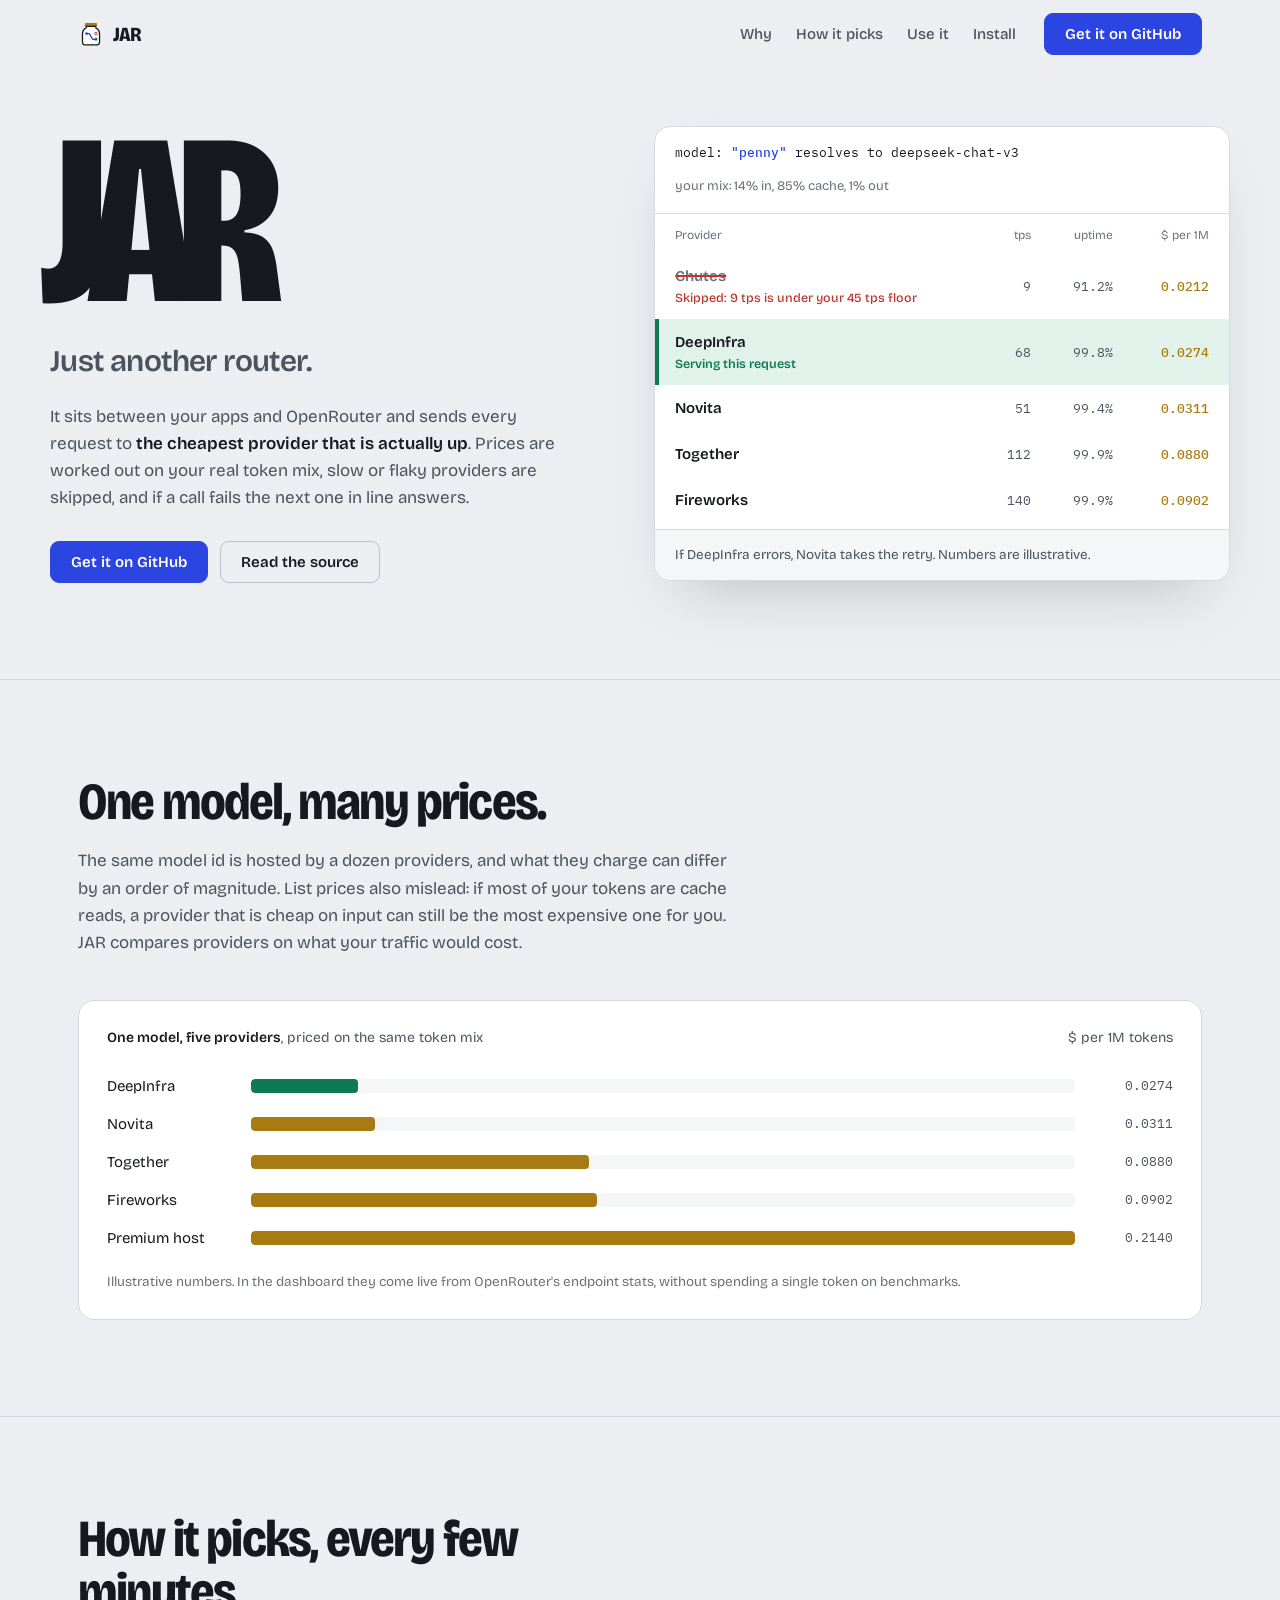
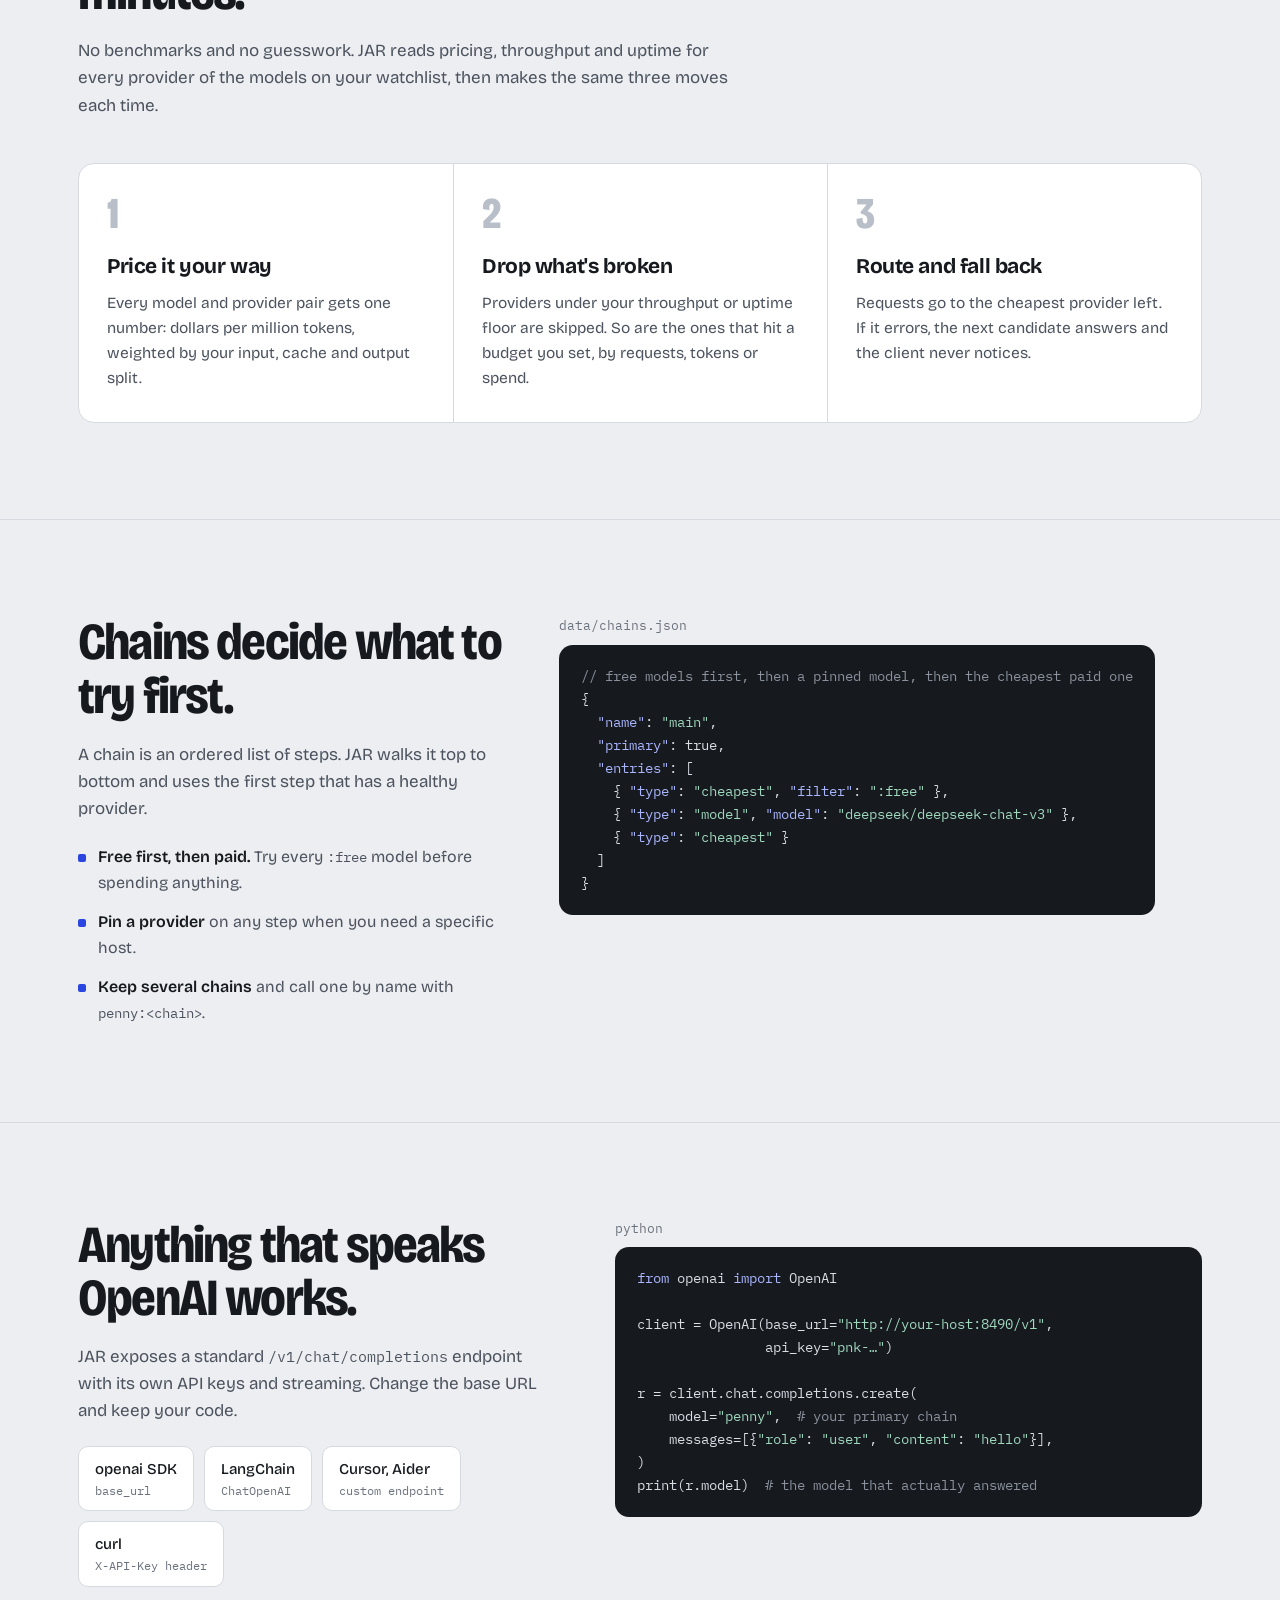
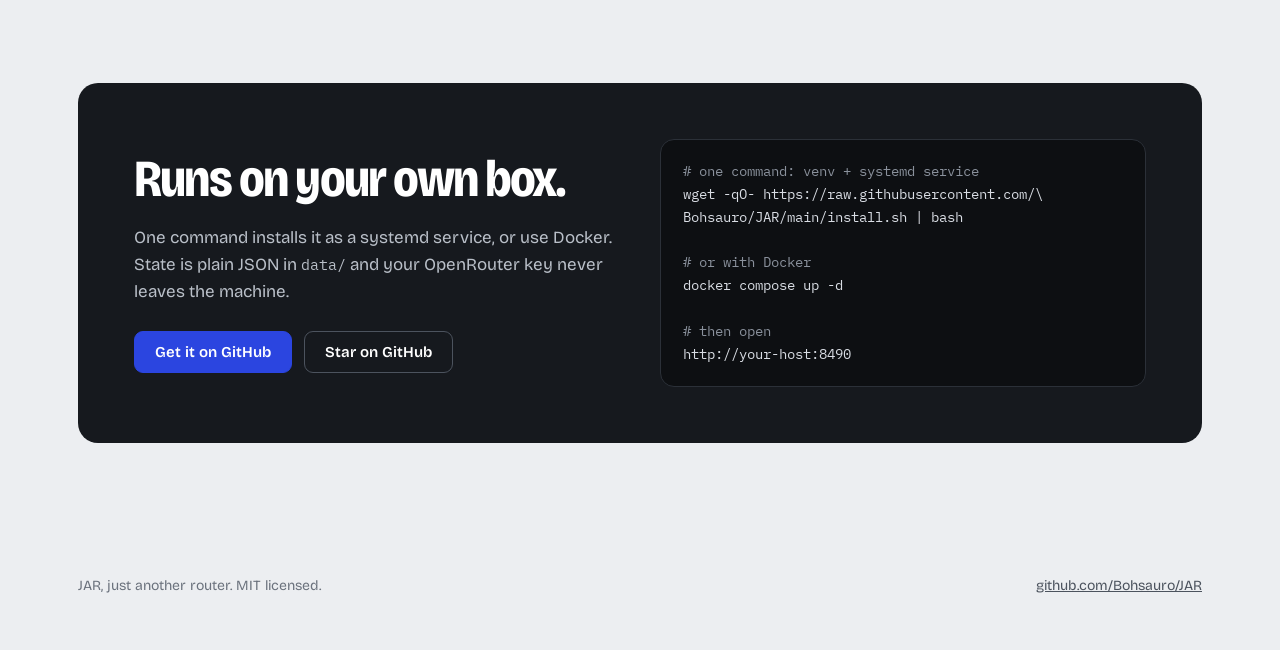
<file: docs/index.html>
<!doctype html>
<html lang="en">
<head>
<meta charset="utf-8">
<meta name="viewport" content="width=device-width, initial-scale=1">
<title>JAR — Just Another Router</title>
<meta name="description" content="JAR is a self-hosted router for OpenRouter. It ranks every provider of your models by what you would actually pay, skips the ones that are slow or down, and serves each request from the cheapest one left.">
<link rel="icon" href="logo.svg" type="image/svg+xml">
<link rel="preconnect" href="https://fonts.googleapis.com">
<link rel="preconnect" href="https://fonts.gstatic.com" crossorigin>
<link href="https://fonts.googleapis.com/css2?family=Bricolage+Grotesque:opsz,wdth,wght@12..96,75..100,400..800&family=IBM+Plex+Mono:wght@400;500&display=swap" rel="stylesheet">
<style>
  :root {
    --paper: #eceef1;
    --surface: #ffffff;
    --sunk: #f5f6f8;
    --ink: #16191e;
    --ink-2: #4c535e;
    --ink-3: #6b727d;
    --line: #d6dae0;
    --line-strong: #b9bfc8;
    --cobalt: #2b45e0;
    --brass: #a87a12;
    --ok: #0e7a55;
    --ok-wash: #e1f2ea;
    --bad: #c0352c;
    --sans: "Bricolage Grotesque", system-ui, -apple-system, "Segoe UI", sans-serif;
    --mono: "IBM Plex Mono", ui-monospace, SFMono-Regular, Menlo, Consolas, monospace;
    --ease: cubic-bezier(0.2, 0.7, 0.2, 1);
  }
  * { box-sizing: border-box; }
  body {
    margin: 0; background: var(--paper); color: var(--ink);
    font: 400 17px/1.6 var(--sans); font-optical-sizing: auto;
    -webkit-font-smoothing: antialiased;
  }
  a { color: var(--cobalt); }
  :focus-visible { outline: 2px solid var(--cobalt); outline-offset: 3px; }
  .wrap { max-width: 1180px; margin: 0 auto; padding: 0 28px; }
  code { font-family: var(--mono); font-size: 0.86em; }

  /* top */
  .top { display: flex; align-items: center; gap: 28px; height: 68px; }
  .mark { display: flex; align-items: center; gap: 9px; color: var(--ink); text-decoration: none; font-weight: 800; font-size: 20px; letter-spacing: -0.04em; font-stretch: 85%; }
  .mark img { width: 26px; height: 26px; }
  .top nav { display: flex; gap: 24px; margin-left: auto; }
  .top nav a { color: var(--ink-2); text-decoration: none; font-size: 15px; font-weight: 500; }
  .top nav a:hover { color: var(--ink); }
  .btn {
    display: inline-flex; align-items: center; gap: 8px; text-decoration: none;
    font: 600 15px var(--sans); padding: 11px 20px; border-radius: 9px;
    background: var(--cobalt); color: #fff; border: 1px solid var(--cobalt);
    transition: background 0.15s var(--ease), transform 0.1s var(--ease);
  }
  .btn:hover { background: #2238bd; }
  .btn:active { transform: translateY(1px); }
  .btn.quiet { background: transparent; color: var(--ink); border-color: var(--line-strong); }
  .btn.quiet:hover { background: var(--surface); }

  /* hero */
  .hero { display: grid; grid-template-columns: 1fr 1.05fr; gap: 56px; align-items: center; padding: 56px 0 96px; }
  .giant {
    font-size: clamp(120px, 19vw, 248px); line-height: 0.8; font-weight: 800;
    font-stretch: 75%; letter-spacing: -0.06em; margin: 0 0 0 -0.04em;
  }
  .giant-sub { font-size: clamp(22px, 2.4vw, 30px); font-weight: 600; letter-spacing: -0.02em; margin: 18px 0; color: var(--ink-2); }
  .lede { max-width: 46ch; color: var(--ink-2); margin: 0 0 30px; }
  .lede strong { color: var(--ink); font-weight: 600; }
  .ctas { display: flex; gap: 12px; flex-wrap: wrap; }

  /* the decision: one request, ranked. The single orchestrated motion on the page. */
  .decision {
    margin: 0; background: var(--surface); border: 1px solid var(--line); border-radius: 16px;
    box-shadow: 0 30px 60px -30px rgba(22, 25, 30, 0.25); overflow: hidden;
  }
  .dec-head { display: flex; justify-content: space-between; gap: 12px; flex-wrap: wrap; padding: 16px 20px; border-bottom: 1px solid var(--line); }
  .dec-head .req { font-family: var(--mono); font-size: 13px; }
  .dec-head .req b { color: var(--cobalt); font-weight: 500; }
  .dec-head .mix { color: var(--ink-3); font-size: 13px; }
  .dec-cols, .dec-row { display: grid; grid-template-columns: 1fr 52px 70px 84px; gap: 12px; align-items: center; padding-left: 20px; padding-right: 20px; }
  .dec-cols { padding-top: 12px; padding-bottom: 4px; font-size: 12px; color: var(--ink-3); }
  .dec-cols span:not(:first-child) { text-align: right; }
  .dec-rows { padding: 4px 0 6px; }
  .dec-row {
    padding-top: 11px; padding-bottom: 11px; font-size: 15px;
    animation: slot 0.5s var(--ease) both; animation-delay: calc(var(--i) * 90ms + 200ms);
  }
  .dec-row .who { font-weight: 600; }
  .dec-row .n { font-family: var(--mono); font-size: 12.5px; color: var(--ink-2); text-align: right; font-variant-numeric: tabular-nums; }
  .dec-row .cost { color: var(--brass); font-weight: 500; }
  .why { display: none; }
  @keyframes slot { from { opacity: 0; transform: translateY(10px); } }

  .dec-row.rejected { color: var(--ink-3); animation: slot 0.5s var(--ease) both, reject 0.4s var(--ease) both; animation-delay: 200ms, 1.25s; }
  .dec-row.rejected .who { text-decoration: line-through; text-decoration-color: var(--bad); text-decoration-thickness: 2px; }
  .dec-row.rejected .why { display: block; font-size: 12.5px; color: var(--bad); font-weight: 500; animation: slot 0.4s var(--ease) both; animation-delay: 1.25s; }
  @keyframes reject { from { color: var(--ink); } }
  .dec-row.chosen {
    background: var(--ok-wash); box-shadow: inset 4px 0 0 var(--ok);
    animation: slot 0.5s var(--ease) both, choose 0.5s var(--ease) both; animation-delay: 290ms, 1.8s;
  }
  .dec-row.chosen .why { display: block; font-size: 12.5px; color: var(--ok); font-weight: 600; animation: slot 0.4s var(--ease) both; animation-delay: 1.8s; }
  @keyframes choose { from { background: transparent; box-shadow: inset 0 0 0 var(--ok); } }
  .dec-foot { padding: 14px 20px; border-top: 1px solid var(--line); background: var(--sunk); font-size: 13.5px; color: var(--ink-2); animation: slot 0.5s var(--ease) both; animation-delay: 2.3s; }

  /* sections */
  section { padding: 96px 0; border-top: 1px solid var(--line); }
  h2 { font-size: clamp(32px, 4.4vw, 52px); line-height: 1.02; letter-spacing: -0.035em; font-weight: 750; font-stretch: 85%; margin: 0 0 18px; max-width: 18ch; }
  .intro { color: var(--ink-2); max-width: 60ch; margin: 0 0 44px; }

  /* spread chart */
  .spread { background: var(--surface); border: 1px solid var(--line); border-radius: 16px; padding: 26px 28px; }
  .spread-title { display: flex; justify-content: space-between; gap: 16px; flex-wrap: wrap; margin-bottom: 18px; font-size: 14px; color: var(--ink-2); }
  .spread-title b { color: var(--ink); font-weight: 600; }
  .bar { display: grid; grid-template-columns: 130px 1fr 84px; gap: 14px; align-items: center; padding: 7px 0; font-size: 15px; }
  .bar .track { height: 14px; background: var(--sunk); border-radius: 4px; overflow: hidden; }
  .bar .fill { display: block; height: 100%; background: var(--brass); border-radius: 4px; width: var(--w); }
  .bar .v { font-family: var(--mono); font-size: 13px; text-align: right; color: var(--ink-2); }
  .bar.low .fill { background: var(--ok); }
  .spread-note { font-size: 13.5px; color: var(--ink-3); margin: 14px 0 0; }

  /* steps: a real sequence, so numbered */
  .steps { display: grid; grid-template-columns: repeat(3, 1fr); border: 1px solid var(--line); border-radius: 16px; background: var(--surface); overflow: hidden; }
  .step { padding: 28px 28px 32px; }
  .step + .step { border-left: 1px solid var(--line); }
  .step .k { font-size: 44px; font-weight: 800; font-stretch: 75%; color: var(--line-strong); line-height: 1; letter-spacing: -0.04em; }
  .step h3 { font-size: 21px; letter-spacing: -0.02em; margin: 14px 0 8px; }
  .step p { color: var(--ink-2); margin: 0; font-size: 15.5px; }

  /* split: text + code */
  .split { display: grid; grid-template-columns: 0.9fr 1.1fr; gap: 56px; align-items: start; }
  .split .intro { margin-bottom: 22px; }
  .facts { list-style: none; padding: 0; margin: 0; display: grid; gap: 14px; }
  .facts li { padding-left: 20px; position: relative; color: var(--ink-2); font-size: 16px; }
  .facts li::before { content: ""; position: absolute; left: 0; top: 0.62em; width: 8px; height: 8px; border-radius: 2px; background: var(--cobalt); }
  .facts strong { color: var(--ink); font-weight: 600; }
  pre {
    margin: 0; padding: 20px 22px; border-radius: 14px; overflow-x: auto;
    background: var(--ink); color: #d9dde4; font: 13.5px/1.7 var(--mono);
  }
  pre .c { color: #8a919c; }
  pre .s { color: #9fd8bd; }
  pre .k { color: #aab6ff; }
  .pre-label { font-family: var(--mono); font-size: 13px; color: var(--ink-3); margin: 0 0 8px; }

  .clients { display: flex; flex-wrap: wrap; gap: 10px; }
  .client { background: var(--surface); border: 1px solid var(--line); border-radius: 10px; padding: 10px 16px; font-size: 15px; font-weight: 500; }
  .client small { display: block; font-family: var(--mono); font-size: 12px; color: var(--ink-3); font-weight: 400; }

  /* install */
  #install { border-top: 0; padding-top: 0; }
  .install { background: var(--ink); color: #fff; border-radius: 20px; padding: 56px; display: grid; grid-template-columns: 1fr 1fr; gap: 40px; align-items: center; }
  .install h2 { color: #fff; }
  .install p { color: #b9bfc8; margin: 0 0 26px; max-width: 44ch; }
  .install pre { background: #0d0f12; border: 1px solid #2b3038; }
  .install .btn.quiet { color: #fff; border-color: #4c535e; }
  .install .btn.quiet:hover { background: #22262d; }

  footer { padding: 36px 0 52px; color: var(--ink-3); font-size: 14px; }
  footer .wrap { display: flex; gap: 22px; flex-wrap: wrap; justify-content: space-between; }
  footer a { color: var(--ink-2); }

  @media (max-width: 920px) {
    .hero, .split, .install { grid-template-columns: 1fr; gap: 36px; }
    .hero { padding-top: 28px; }
    .steps { grid-template-columns: 1fr; }
    .step + .step { border-left: 0; border-top: 1px solid var(--line); }
    .top nav { display: none; }
    .top .btn { margin-left: auto; }
    .install { padding: 32px 24px; }
    section { padding: 64px 0; }
  }
  @media (max-width: 520px) {
    .wrap { padding: 0 16px; }
    .dec-cols, .dec-row { grid-template-columns: 1fr 64px 70px; }
    .tps { display: none; }
    .bar { grid-template-columns: 92px 1fr 62px; }
    .spread { padding: 20px 16px; }
  }
  @media (prefers-reduced-motion: reduce) {
    *, *::before, *::after { animation: none !important; transition: none !important; }
  }
</style>
</head>
<body>

<header class="wrap top">
  <a class="mark" href="#top"><img src="logo.svg" alt="" width="26" height="26">JAR</a>
  <nav aria-label="Page sections">
    <a href="#why">Why</a>
    <a href="#how">How it picks</a>
    <a href="#api">Use it</a>
    <a href="#install">Install</a>
  </nav>
  <a class="btn" href="https://github.com/Bohsauro/JAR">Get it on GitHub</a>
</header>

<main id="top">
  <div class="wrap hero">
    <div>
      <h1 class="giant">JAR</h1>
      <p class="giant-sub">Just another router.</p>
      <p class="lede">It sits between your apps and OpenRouter and sends every request to <strong>the cheapest provider that is actually up</strong>. Prices are worked out on your real token mix, slow or flaky providers are skipped, and if a call fails the next one in line answers.</p>
      <div class="ctas">
        <a class="btn" href="https://github.com/Bohsauro/JAR">Get it on GitHub</a>
        <a class="btn quiet" href="https://github.com/Bohsauro/JAR" target="_blank" rel="noopener">Read the source</a>
      </div>
    </div>

    <figure class="decision" aria-label="Example of how JAR picks a provider for one request">
      <div class="dec-head">
        <span class="req">model: <b>"penny"</b> resolves to deepseek-chat-v3</span>
        <span class="mix">your mix: 14% in, 85% cache, 1% out</span>
      </div>
      <div class="dec-cols"><span>Provider</span><span class="tps">tps</span><span>uptime</span><span>$ per 1M</span></div>
      <div class="dec-rows">
        <div class="dec-row rejected" style="--i:0"><span><span class="who">Chutes</span><span class="why">Skipped: 9 tps is under your 45 tps floor</span></span><span class="n tps">9</span><span class="n">91.2%</span><span class="n cost">0.0212</span></div>
        <div class="dec-row chosen" style="--i:1"><span><span class="who">DeepInfra</span><span class="why">Serving this request</span></span><span class="n tps">68</span><span class="n">99.8%</span><span class="n cost">0.0274</span></div>
        <div class="dec-row" style="--i:2"><span class="who">Novita</span><span class="n tps">51</span><span class="n">99.4%</span><span class="n cost">0.0311</span></div>
        <div class="dec-row" style="--i:3"><span class="who">Together</span><span class="n tps">112</span><span class="n">99.9%</span><span class="n cost">0.0880</span></div>
        <div class="dec-row" style="--i:4"><span class="who">Fireworks</span><span class="n tps">140</span><span class="n">99.9%</span><span class="n cost">0.0902</span></div>
      </div>
      <figcaption class="dec-foot">If DeepInfra errors, Novita takes the retry. Numbers are illustrative.</figcaption>
    </figure>
  </div>

  <section id="why">
    <div class="wrap">
      <h2>One model, many prices.</h2>
      <p class="intro">The same model id is hosted by a dozen providers, and what they charge can differ by an order of magnitude. List prices also mislead: if most of your tokens are cache reads, a provider that is cheap on input can still be the most expensive one for you. JAR compares providers on what your traffic would cost.</p>
      <div class="spread" role="img" aria-label="Bar chart: cost per million tokens for one model across five providers, from 0.027 to 0.214 dollars">
        <div class="spread-title"><span><b>One model, five providers</b>, priced on the same token mix</span><span>$ per 1M tokens</span></div>
        <div class="bar low"><span>DeepInfra</span><span class="track"><span class="fill" style="--w:13%"></span></span><span class="v">0.0274</span></div>
        <div class="bar"><span>Novita</span><span class="track"><span class="fill" style="--w:15%"></span></span><span class="v">0.0311</span></div>
        <div class="bar"><span>Together</span><span class="track"><span class="fill" style="--w:41%"></span></span><span class="v">0.0880</span></div>
        <div class="bar"><span>Fireworks</span><span class="track"><span class="fill" style="--w:42%"></span></span><span class="v">0.0902</span></div>
        <div class="bar"><span>Premium host</span><span class="track"><span class="fill" style="--w:100%"></span></span><span class="v">0.2140</span></div>
        <p class="spread-note">Illustrative numbers. In the dashboard they come live from OpenRouter's endpoint stats, without spending a single token on benchmarks.</p>
      </div>
    </div>
  </section>

  <section id="how">
    <div class="wrap">
      <h2>How it picks, every few minutes.</h2>
      <p class="intro">No benchmarks and no guesswork. JAR reads pricing, throughput and uptime for every provider of the models on your watchlist, then makes the same three moves each time.</p>
      <div class="steps">
        <div class="step"><div class="k">1</div><h3>Price it your way</h3><p>Every model and provider pair gets one number: dollars per million tokens, weighted by your input, cache and output split.</p></div>
        <div class="step"><div class="k">2</div><h3>Drop what's broken</h3><p>Providers under your throughput or uptime floor are skipped. So are the ones that hit a budget you set, by requests, tokens or spend.</p></div>
        <div class="step"><div class="k">3</div><h3>Route and fall back</h3><p>Requests go to the cheapest provider left. If it errors, the next candidate answers and the client never notices.</p></div>
      </div>
    </div>
  </section>

  <section id="chains">
    <div class="wrap split">
      <div>
        <h2>Chains decide what to try first.</h2>
        <p class="intro">A chain is an ordered list of steps. JAR walks it top to bottom and uses the first step that has a healthy provider.</p>
        <ul class="facts">
          <li><strong>Free first, then paid.</strong> Try every <code>:free</code> model before spending anything.</li>
          <li><strong>Pin a provider</strong> on any step when you need a specific host.</li>
          <li><strong>Keep several chains</strong> and call one by name with <code>penny:&lt;chain&gt;</code>.</li>
        </ul>
      </div>
      <div>
        <p class="pre-label">data/chains.json</p>
<pre><span class="c">// free models first, then a pinned model, then the cheapest paid one</span>
{
  <span class="k">"name"</span>: <span class="s">"main"</span>,
  <span class="k">"primary"</span>: true,
  <span class="k">"entries"</span>: [
    { <span class="k">"type"</span>: <span class="s">"cheapest"</span>, <span class="k">"filter"</span>: <span class="s">":free"</span> },
    { <span class="k">"type"</span>: <span class="s">"model"</span>, <span class="k">"model"</span>: <span class="s">"deepseek/deepseek-chat-v3"</span> },
    { <span class="k">"type"</span>: <span class="s">"cheapest"</span> }
  ]
}</pre>
      </div>
    </div>
  </section>

  <section id="api">
    <div class="wrap split">
      <div>
        <h2>Anything that speaks OpenAI works.</h2>
        <p class="intro">JAR exposes a standard <code>/v1/chat/completions</code> endpoint with its own API keys and streaming. Change the base URL and keep your code.</p>
        <div class="clients">
          <span class="client">openai SDK<small>base_url</small></span>
          <span class="client">LangChain<small>ChatOpenAI</small></span>
          <span class="client">Cursor, Aider<small>custom endpoint</small></span>
          <span class="client">curl<small>X-API-Key header</small></span>
        </div>
      </div>
      <div>
        <p class="pre-label">python</p>
<pre><span class="k">from</span> openai <span class="k">import</span> OpenAI

client = OpenAI(base_url=<span class="s">"http://your-host:8490/v1"</span>,
                api_key=<span class="s">"pnk-…"</span>)

r = client.chat.completions.create(
    model=<span class="s">"penny"</span>,  <span class="c"># your primary chain</span>
    messages=[{<span class="s">"role"</span>: <span class="s">"user"</span>, <span class="s">"content"</span>: <span class="s">"hello"</span>}],
)
print(r.model)  <span class="c"># the model that actually answered</span></pre>
      </div>
    </div>
  </section>

  <section id="install">
    <div class="wrap">
      <div class="install">
        <div>
          <h2>Runs on your own box.</h2>
          <p>One command installs it as a systemd service, or use Docker. State is plain JSON in <code>data/</code> and your OpenRouter key never leaves the machine.</p>
          <div class="ctas">
            <a class="btn" href="https://github.com/Bohsauro/JAR">Get it on GitHub</a>
            <a class="btn quiet" href="https://github.com/Bohsauro/JAR" target="_blank" rel="noopener">Star on GitHub</a>
          </div>
        </div>
<pre><span class="c"># one command: venv + systemd service</span>
wget -qO- https://raw.githubusercontent.com/\
Bohsauro/JAR/main/install.sh | bash

<span class="c"># or with Docker</span>
docker compose up -d

<span class="c"># then open</span>
http://your-host:8490</pre>
      </div>
    </div>
  </section>
</main>

<footer>
  <div class="wrap">
    <span>JAR, just another router. MIT licensed.</span>
    <a href="https://github.com/Bohsauro/JAR" target="_blank" rel="noopener">github.com/Bohsauro/JAR</a>
  </div>
</footer>
</body>
</html>
</file>
